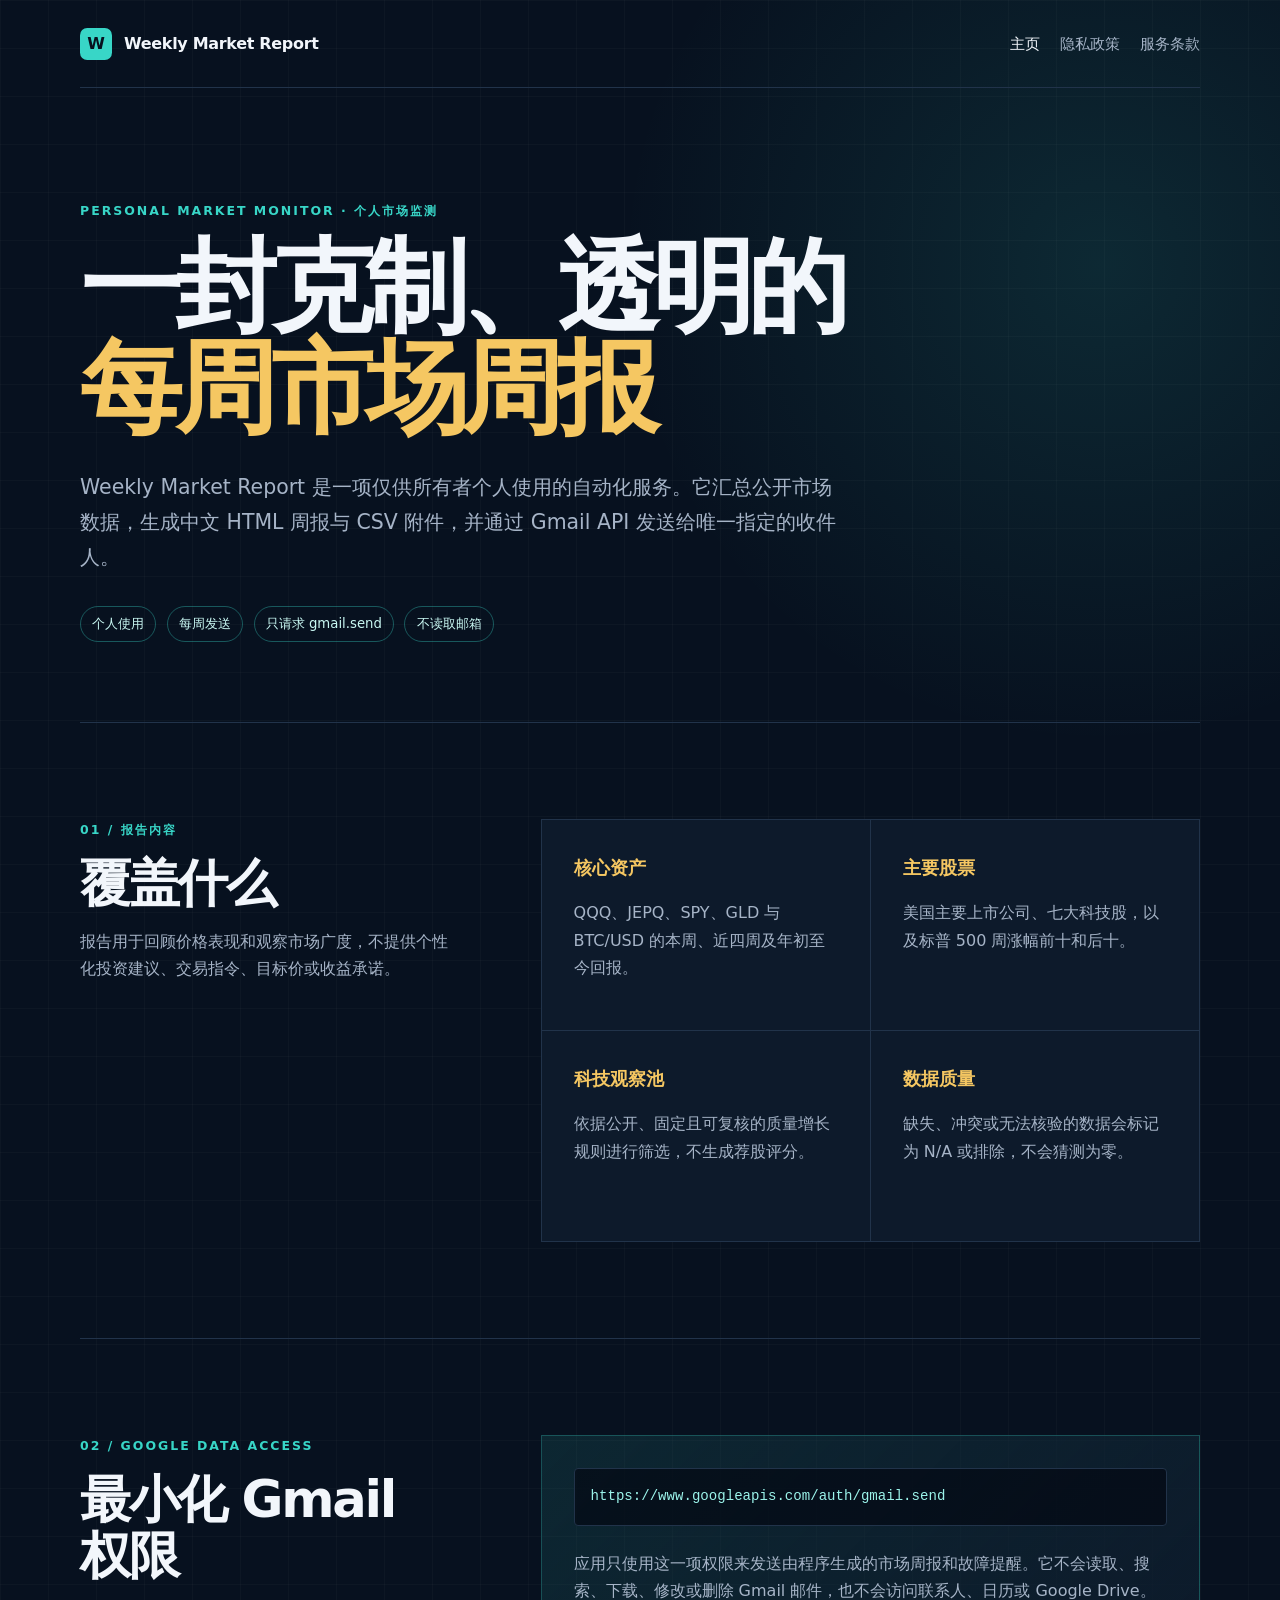
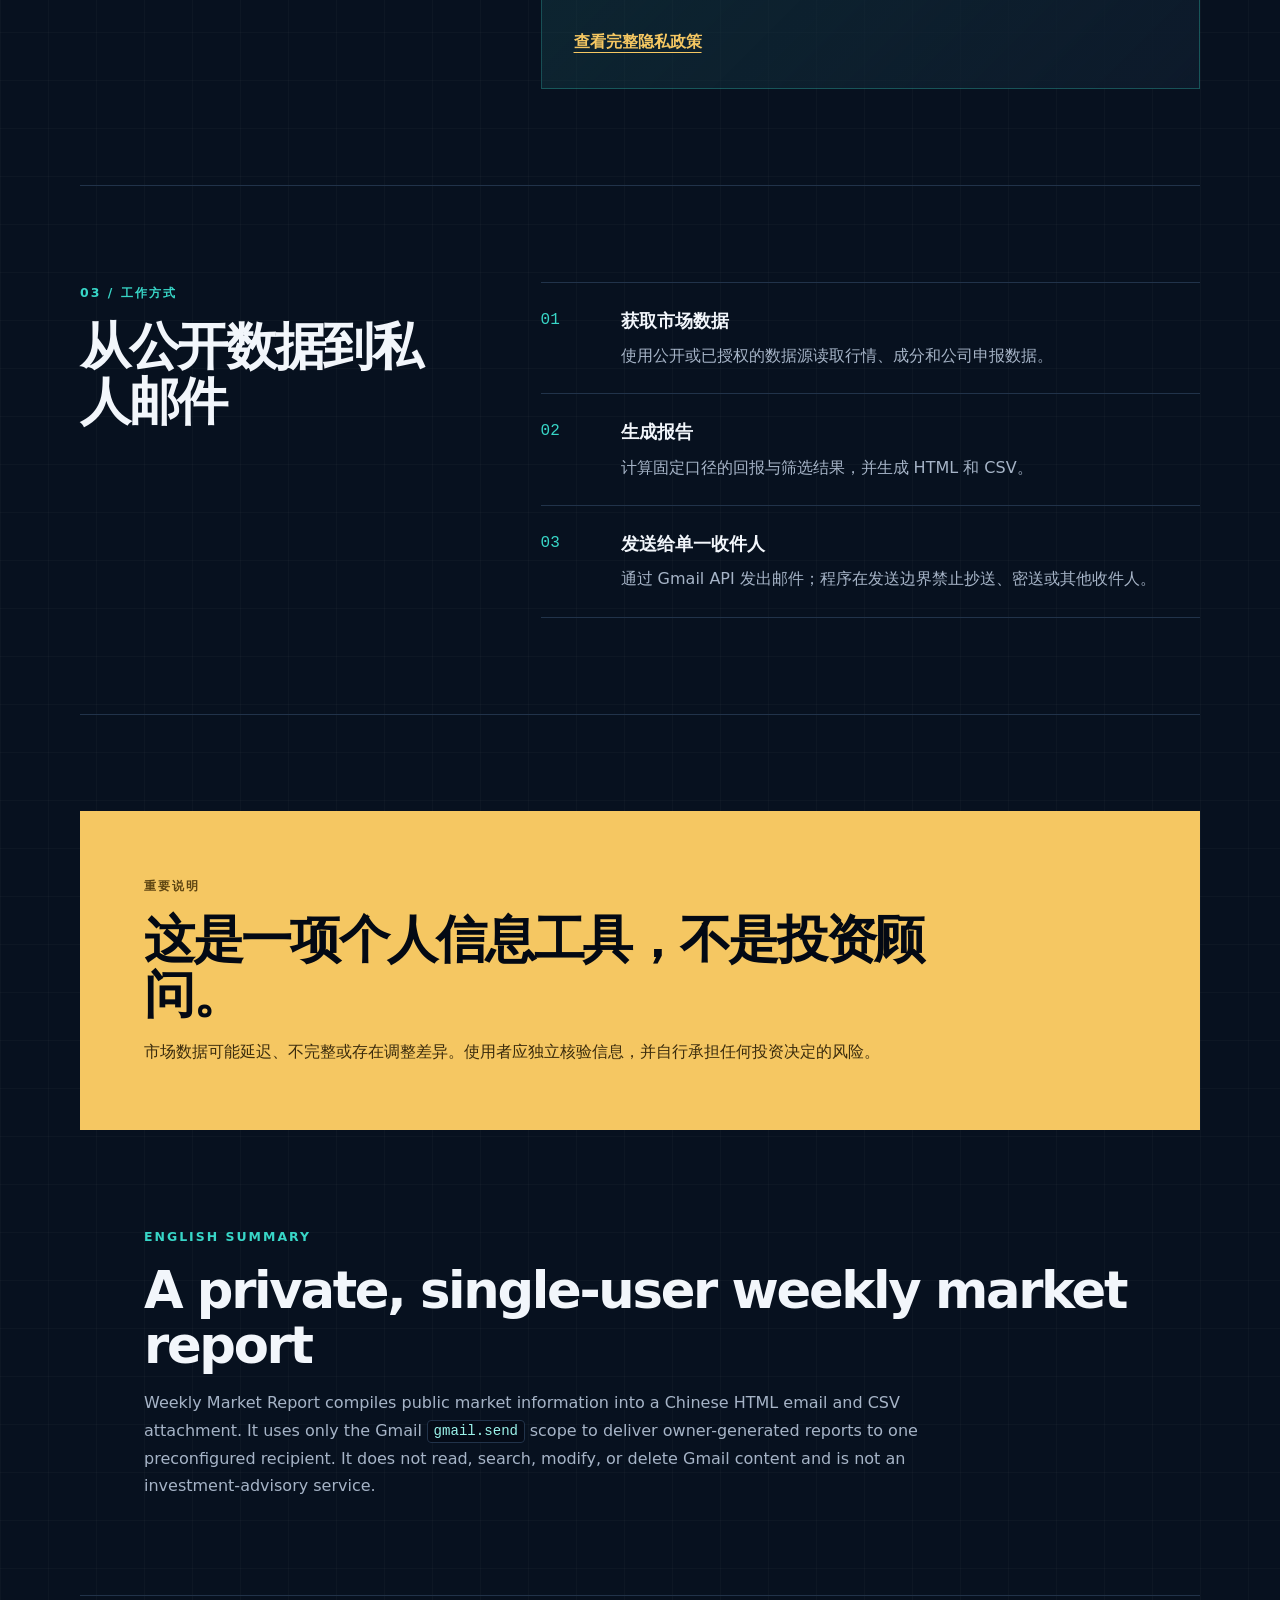
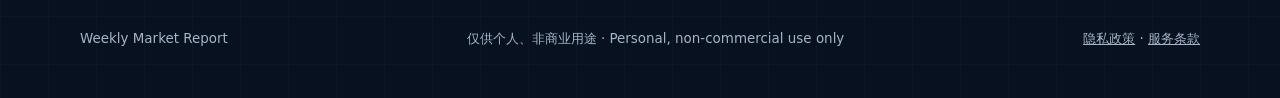
<file: index.html>
<!doctype html>
<html lang="zh-CN">
<head>
  <meta charset="utf-8">
  <meta name="viewport" content="width=device-width, initial-scale=1">
  <meta name="description" content="Weekly Market Report 是一个个人使用的市场周报自动化工具，仅通过 Gmail API 发送每周报告。">
  <meta name="robots" content="index,follow">
  <title>Weekly Market Report · 应用主页</title>
  <link rel="icon" type="image/svg+xml" href="data:image/svg+xml,%3Csvg xmlns='http://www.w3.org/2000/svg' viewBox='0 0 64 64'%3E%3Crect width='64' height='64' rx='14' fill='%2307111f'/%3E%3Cpath d='M13 44 24 32l9 7 18-22' fill='none' stroke='%2338d6c7' stroke-width='6' stroke-linecap='round' stroke-linejoin='round'/%3E%3C/svg%3E">
  <link rel="stylesheet" href="styles.css">
</head>
<body>
  <a class="skip-link" href="#main">跳至主要内容</a>
  <header class="site-header">
    <a class="brand" href="index.html" aria-label="Weekly Market Report 首页">
      <span class="brand-mark" aria-hidden="true">W</span>
      <span>Weekly Market Report</span>
    </a>
    <nav aria-label="主要导航">
      <a aria-current="page" href="index.html">主页</a>
      <a href="privacy.html">隐私政策</a>
      <a href="terms.html">服务条款</a>
    </nav>
  </header>

  <main id="main">
    <section class="hero" aria-labelledby="hero-title">
      <div class="eyebrow">PERSONAL MARKET MONITOR · 个人市场监测</div>
      <h1 id="hero-title">一封克制、透明的<br><span>每周市场周报</span></h1>
      <p class="lede">Weekly Market Report 是一项仅供所有者个人使用的自动化服务。它汇总公开市场数据，生成中文 HTML 周报与 CSV 附件，并通过 Gmail API 发送给唯一指定的收件人。</p>
      <div class="status-row" aria-label="应用关键属性">
        <span>个人使用</span>
        <span>每周发送</span>
        <span>只请求 gmail.send</span>
        <span>不读取邮箱</span>
      </div>
    </section>

    <section class="section grid-section" aria-labelledby="coverage-title">
      <div>
        <p class="section-number">01 / 报告内容</p>
        <h2 id="coverage-title">覆盖什么</h2>
        <p>报告用于回顾价格表现和观察市场广度，不提供个性化投资建议、交易指令、目标价或收益承诺。</p>
      </div>
      <div class="metric-grid">
        <article>
          <strong>核心资产</strong>
          <p>QQQ、JEPQ、SPY、GLD 与 BTC/USD 的本周、近四周及年初至今回报。</p>
        </article>
        <article>
          <strong>主要股票</strong>
          <p>美国主要上市公司、七大科技股，以及标普 500 周涨幅前十和后十。</p>
        </article>
        <article>
          <strong>科技观察池</strong>
          <p>依据公开、固定且可复核的质量增长规则进行筛选，不生成荐股评分。</p>
        </article>
        <article>
          <strong>数据质量</strong>
          <p>缺失、冲突或无法核验的数据会标记为 N/A 或排除，不会猜测为零。</p>
        </article>
      </div>
    </section>

    <section class="section access-section" aria-labelledby="access-title">
      <div>
        <p class="section-number">02 / GOOGLE DATA ACCESS</p>
        <h2 id="access-title">最小化 Gmail 权限</h2>
      </div>
      <div class="scope-card">
        <code>https://www.googleapis.com/auth/gmail.send</code>
        <p>应用只使用这一项权限来发送由程序生成的市场周报和故障提醒。它不会读取、搜索、下载、修改或删除 Gmail 邮件，也不会访问联系人、日历或 Google Drive。</p>
        <a class="text-link" href="privacy.html">查看完整隐私政策</a>
      </div>
    </section>

    <section class="section process-section" aria-labelledby="process-title">
      <div>
        <p class="section-number">03 / 工作方式</p>
        <h2 id="process-title">从公开数据到私人邮件</h2>
      </div>
      <ol class="process-list">
        <li><span>01</span><div><strong>获取市场数据</strong><p>使用公开或已授权的数据源读取行情、成分和公司申报数据。</p></div></li>
        <li><span>02</span><div><strong>生成报告</strong><p>计算固定口径的回报与筛选结果，并生成 HTML 和 CSV。</p></div></li>
        <li><span>03</span><div><strong>发送给单一收件人</strong><p>通过 Gmail API 发出邮件；程序在发送边界禁止抄送、密送或其他收件人。</p></div></li>
      </ol>
    </section>

    <section class="notice" aria-labelledby="notice-title">
      <p class="section-number">重要说明</p>
      <h2 id="notice-title">这是一项个人信息工具，不是投资顾问。</h2>
      <p>市场数据可能延迟、不完整或存在调整差异。使用者应独立核验信息，并自行承担任何投资决定的风险。</p>
    </section>

    <section class="english-summary" lang="en" aria-labelledby="english-title">
      <p class="section-number">ENGLISH SUMMARY</p>
      <h2 id="english-title">A private, single-user weekly market report</h2>
      <p>Weekly Market Report compiles public market information into a Chinese HTML email and CSV attachment. It uses only the Gmail <code>gmail.send</code> scope to deliver owner-generated reports to one preconfigured recipient. It does not read, search, modify, or delete Gmail content and is not an investment-advisory service.</p>
    </section>
  </main>

  <footer>
    <span>Weekly Market Report</span>
    <span>仅供个人、非商业用途 · Personal, non-commercial use only</span>
    <span><a href="privacy.html">隐私政策</a> · <a href="terms.html">服务条款</a></span>
  </footer>
</body>
</html>
</file>
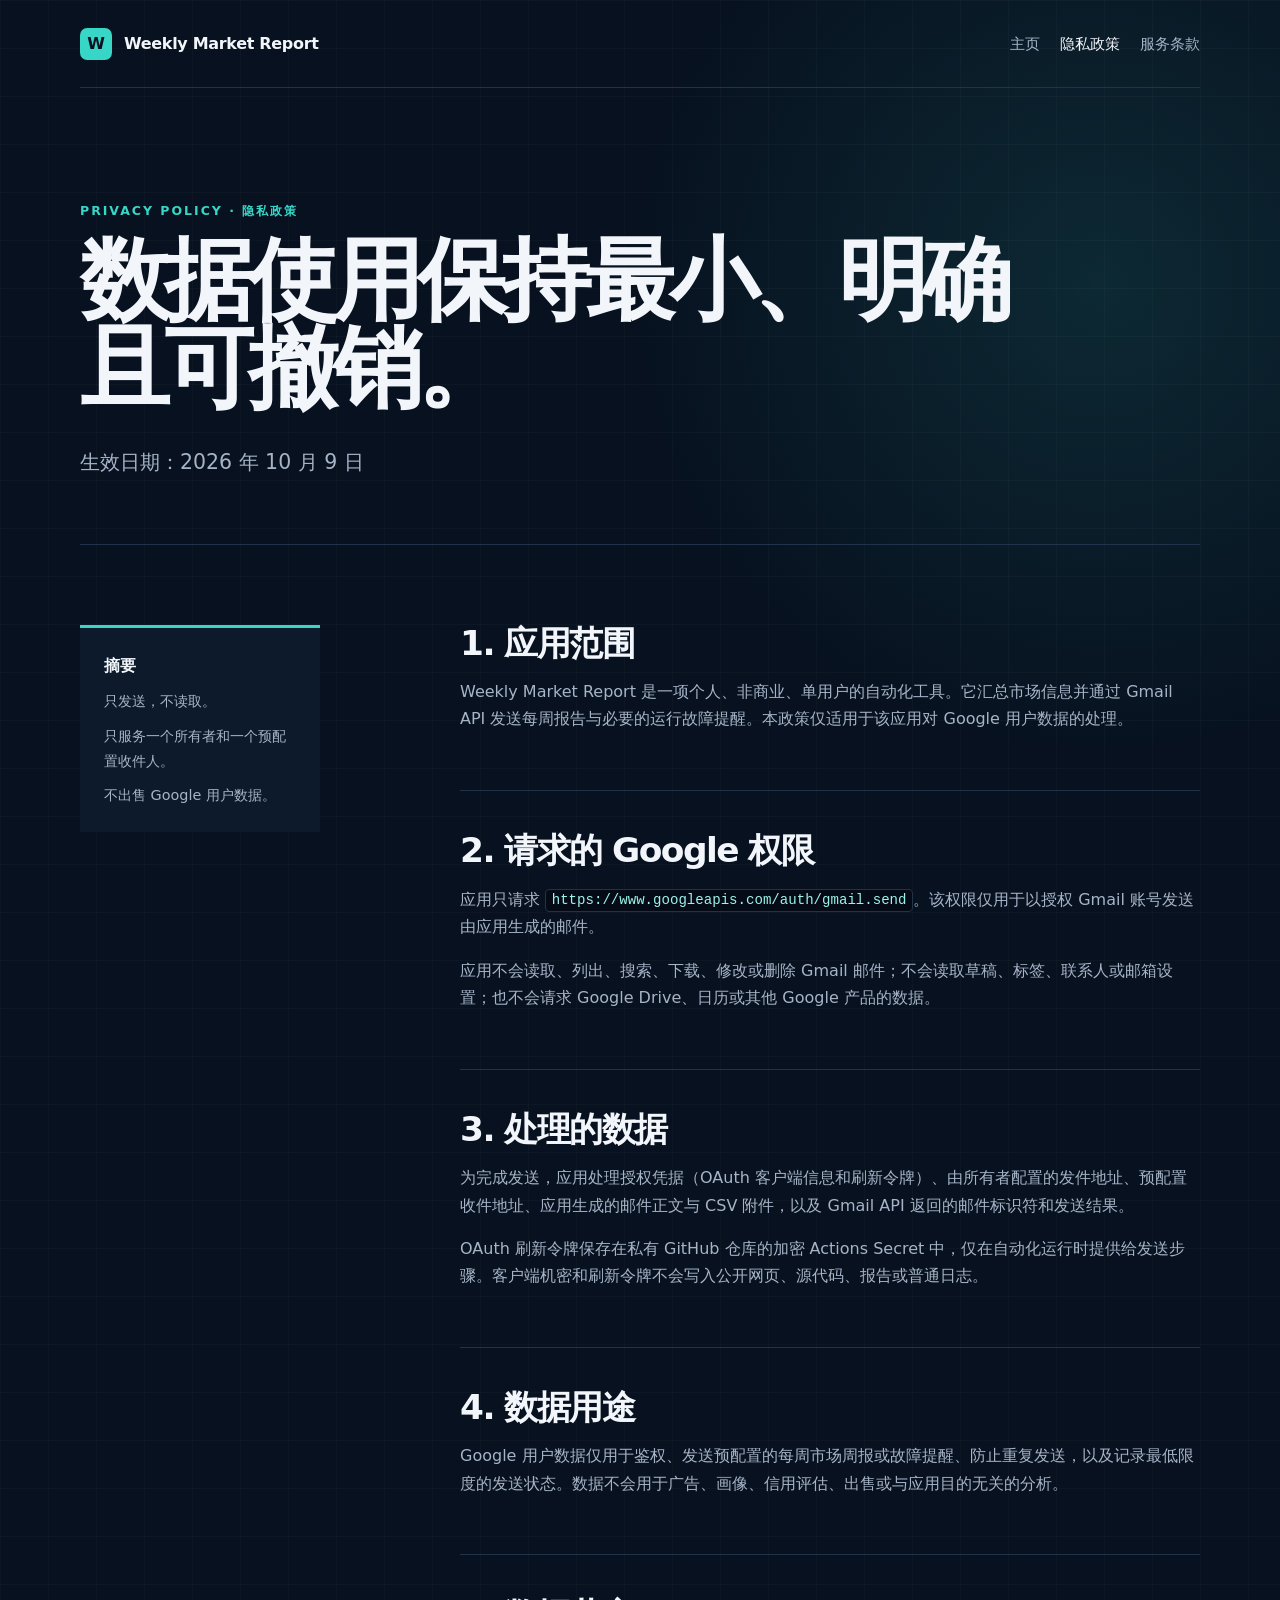
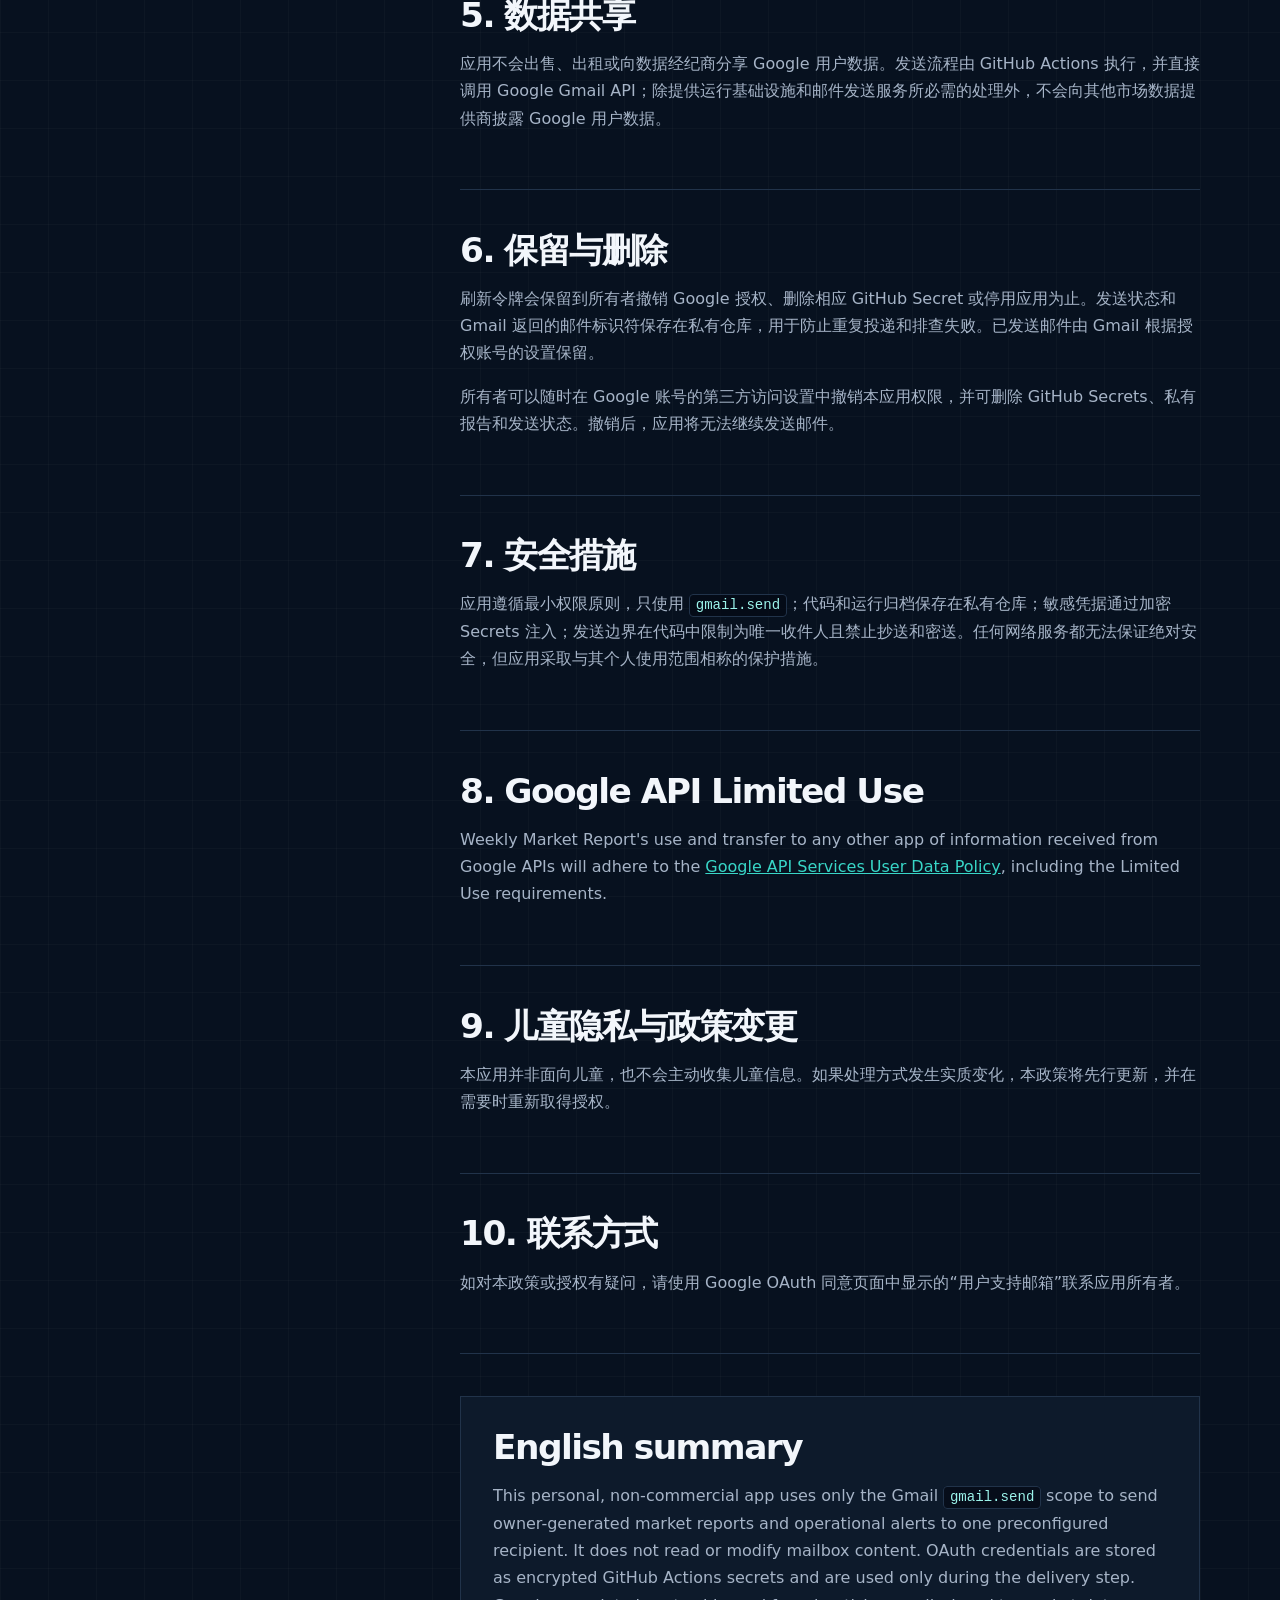
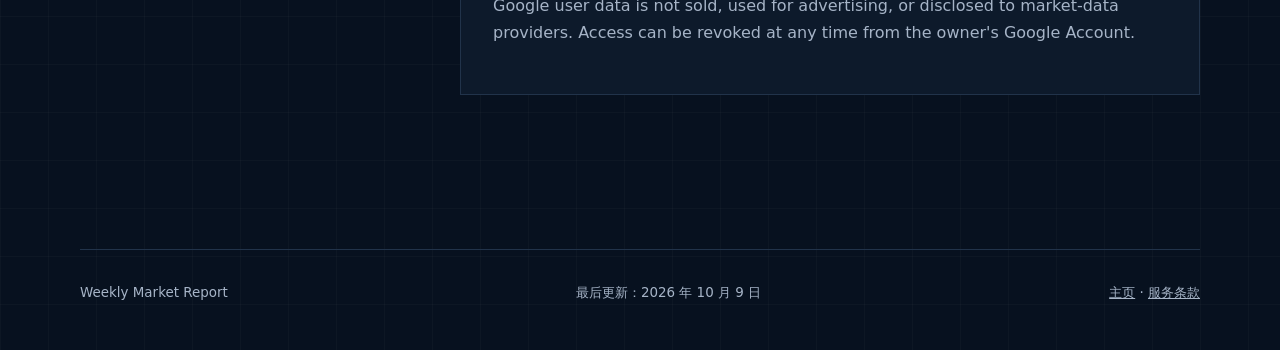
<file: privacy.html>
<!doctype html>
<html lang="zh-CN">
<head>
  <meta charset="utf-8">
  <meta name="viewport" content="width=device-width, initial-scale=1">
  <meta name="description" content="Weekly Market Report 隐私政策：仅使用 Gmail send 权限发送个人周报。">
  <meta name="robots" content="index,follow">
  <title>隐私政策 · Weekly Market Report</title>
  <link rel="icon" type="image/svg+xml" href="data:image/svg+xml,%3Csvg xmlns='http://www.w3.org/2000/svg' viewBox='0 0 64 64'%3E%3Crect width='64' height='64' rx='14' fill='%2307111f'/%3E%3Cpath d='M13 44 24 32l9 7 18-22' fill='none' stroke='%2338d6c7' stroke-width='6' stroke-linecap='round' stroke-linejoin='round'/%3E%3C/svg%3E">
  <link rel="stylesheet" href="styles.css">
</head>
<body>
  <a class="skip-link" href="#main">跳至主要内容</a>
  <header class="site-header">
    <a class="brand" href="index.html" aria-label="Weekly Market Report 首页"><span class="brand-mark" aria-hidden="true">W</span><span>Weekly Market Report</span></a>
    <nav aria-label="主要导航">
      <a href="index.html">主页</a>
      <a aria-current="page" href="privacy.html">隐私政策</a>
      <a href="terms.html">服务条款</a>
    </nav>
  </header>

  <main id="main" class="policy-page">
    <header class="policy-hero">
      <p class="eyebrow">PRIVACY POLICY · 隐私政策</p>
      <h1>数据使用保持最小、明确且可撤销。</h1>
      <p class="lede">生效日期：2026 年 10 月 9 日</p>
    </header>

    <div class="policy-layout">
      <aside aria-label="政策摘要">
        <strong>摘要</strong>
        <p>只发送，不读取。</p>
        <p>只服务一个所有者和一个预配置收件人。</p>
        <p>不出售 Google 用户数据。</p>
      </aside>
      <article class="policy-content">
        <section>
          <h2>1. 应用范围</h2>
          <p>Weekly Market Report 是一项个人、非商业、单用户的自动化工具。它汇总市场信息并通过 Gmail API 发送每周报告与必要的运行故障提醒。本政策仅适用于该应用对 Google 用户数据的处理。</p>
        </section>

        <section>
          <h2>2. 请求的 Google 权限</h2>
          <p>应用只请求 <code>https://www.googleapis.com/auth/gmail.send</code>。该权限仅用于以授权 Gmail 账号发送由应用生成的邮件。</p>
          <p>应用不会读取、列出、搜索、下载、修改或删除 Gmail 邮件；不会读取草稿、标签、联系人或邮箱设置；也不会请求 Google Drive、日历或其他 Google 产品的数据。</p>
        </section>

        <section>
          <h2>3. 处理的数据</h2>
          <p>为完成发送，应用处理授权凭据（OAuth 客户端信息和刷新令牌）、由所有者配置的发件地址、预配置收件地址、应用生成的邮件正文与 CSV 附件，以及 Gmail API 返回的邮件标识符和发送结果。</p>
          <p>OAuth 刷新令牌保存在私有 GitHub 仓库的加密 Actions Secret 中，仅在自动化运行时提供给发送步骤。客户端机密和刷新令牌不会写入公开网页、源代码、报告或普通日志。</p>
        </section>

        <section>
          <h2>4. 数据用途</h2>
          <p>Google 用户数据仅用于鉴权、发送预配置的每周市场周报或故障提醒、防止重复发送，以及记录最低限度的发送状态。数据不会用于广告、画像、信用评估、出售或与应用目的无关的分析。</p>
        </section>

        <section>
          <h2>5. 数据共享</h2>
          <p>应用不会出售、出租或向数据经纪商分享 Google 用户数据。发送流程由 GitHub Actions 执行，并直接调用 Google Gmail API；除提供运行基础设施和邮件发送服务所必需的处理外，不会向其他市场数据提供商披露 Google 用户数据。</p>
        </section>

        <section>
          <h2>6. 保留与删除</h2>
          <p>刷新令牌会保留到所有者撤销 Google 授权、删除相应 GitHub Secret 或停用应用为止。发送状态和 Gmail 返回的邮件标识符保存在私有仓库，用于防止重复投递和排查失败。已发送邮件由 Gmail 根据授权账号的设置保留。</p>
          <p>所有者可以随时在 Google 账号的第三方访问设置中撤销本应用权限，并可删除 GitHub Secrets、私有报告和发送状态。撤销后，应用将无法继续发送邮件。</p>
        </section>

        <section>
          <h2>7. 安全措施</h2>
          <p>应用遵循最小权限原则，只使用 <code>gmail.send</code>；代码和运行归档保存在私有仓库；敏感凭据通过加密 Secrets 注入；发送边界在代码中限制为唯一收件人且禁止抄送和密送。任何网络服务都无法保证绝对安全，但应用采取与其个人使用范围相称的保护措施。</p>
        </section>

        <section>
          <h2>8. Google API Limited Use</h2>
          <p lang="en">Weekly Market Report's use and transfer to any other app of information received from Google APIs will adhere to the <a href="https://developers.google.com/terms/api-services-user-data-policy" rel="noreferrer">Google API Services User Data Policy</a>, including the Limited Use requirements.</p>
        </section>

        <section>
          <h2>9. 儿童隐私与政策变更</h2>
          <p>本应用并非面向儿童，也不会主动收集儿童信息。如果处理方式发生实质变化，本政策将先行更新，并在需要时重新取得授权。</p>
        </section>

        <section>
          <h2>10. 联系方式</h2>
          <p>如对本政策或授权有疑问，请使用 Google OAuth 同意页面中显示的“用户支持邮箱”联系应用所有者。</p>
        </section>

        <section class="english-policy" lang="en">
          <h2>English summary</h2>
          <p>This personal, non-commercial app uses only the Gmail <code>gmail.send</code> scope to send owner-generated market reports and operational alerts to one preconfigured recipient. It does not read or modify mailbox content. OAuth credentials are stored as encrypted GitHub Actions secrets and are used only during the delivery step. Google user data is not sold, used for advertising, or disclosed to market-data providers. Access can be revoked at any time from the owner's Google Account.</p>
        </section>
      </article>
    </div>
  </main>

  <footer>
    <span>Weekly Market Report</span>
    <span>最后更新：2026 年 10 月 9 日</span>
    <span><a href="index.html">主页</a> · <a href="terms.html">服务条款</a></span>
  </footer>
</body>
</html>
</file>
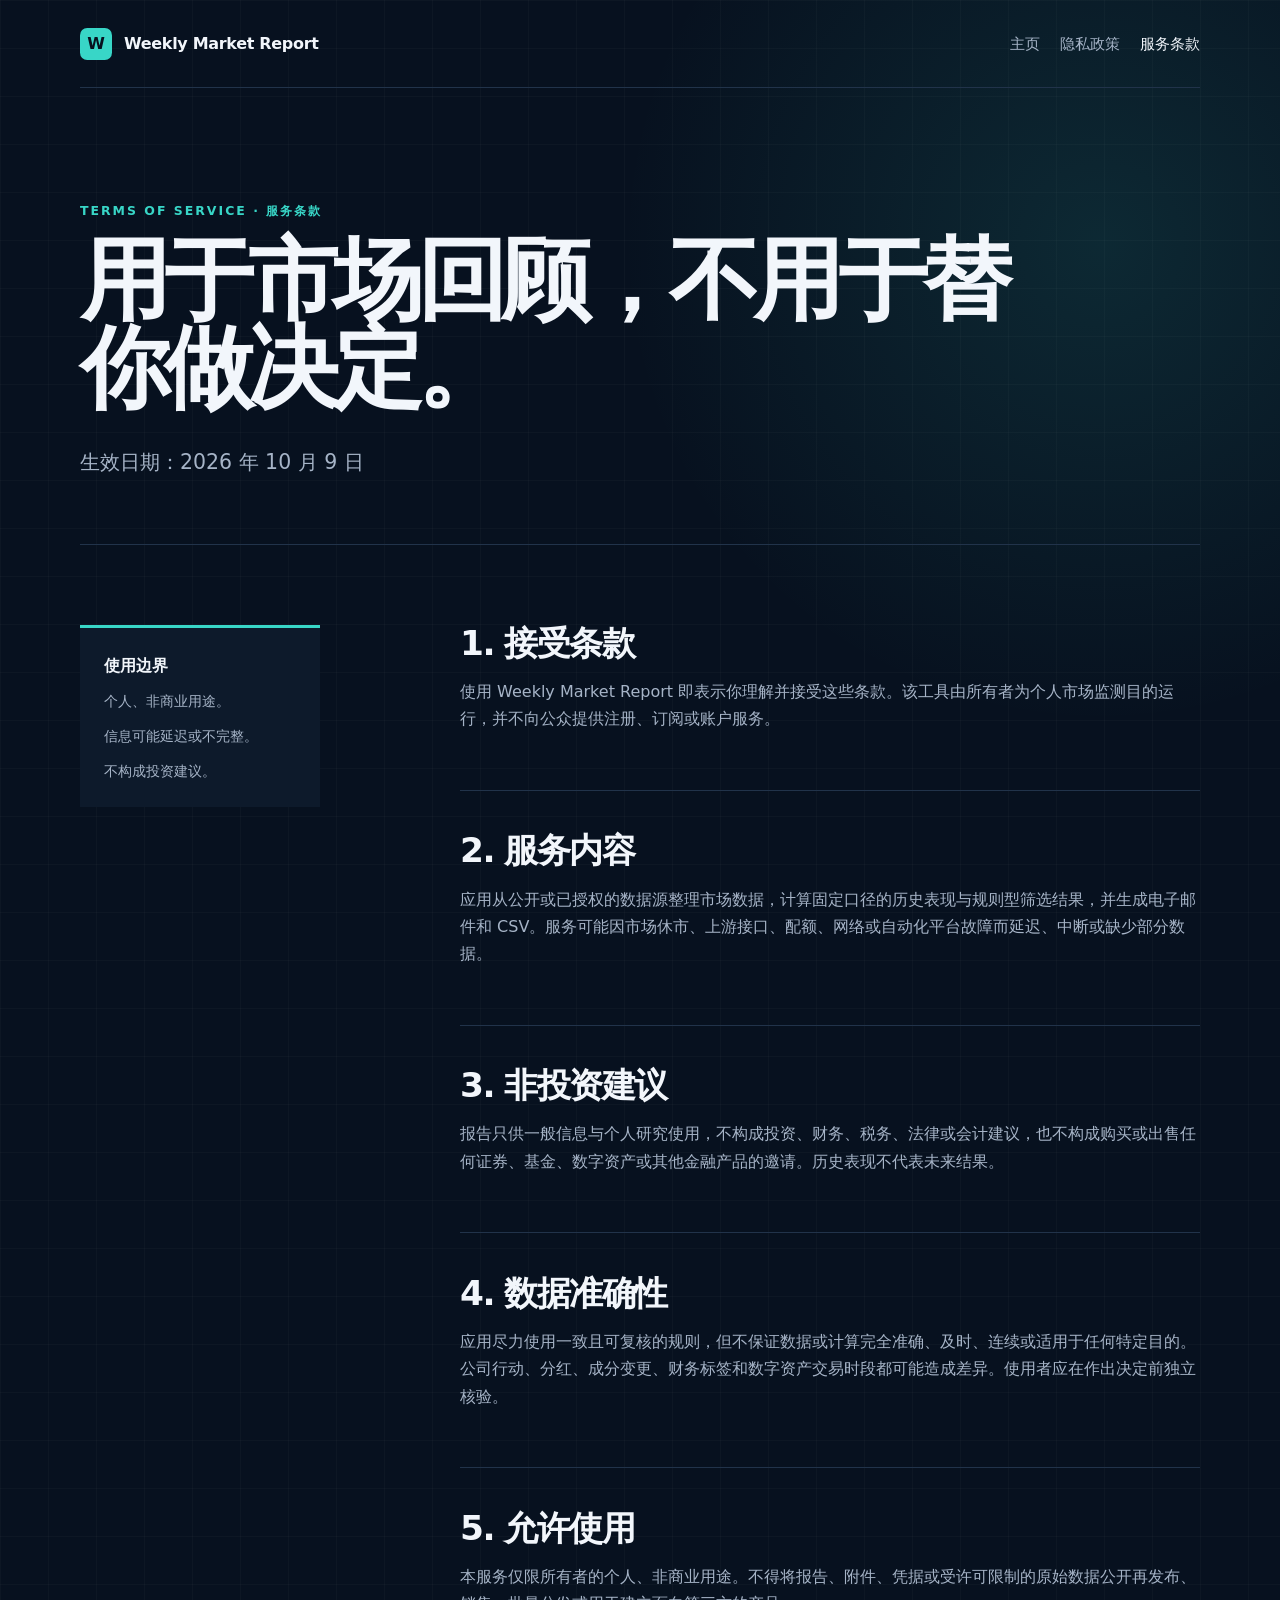
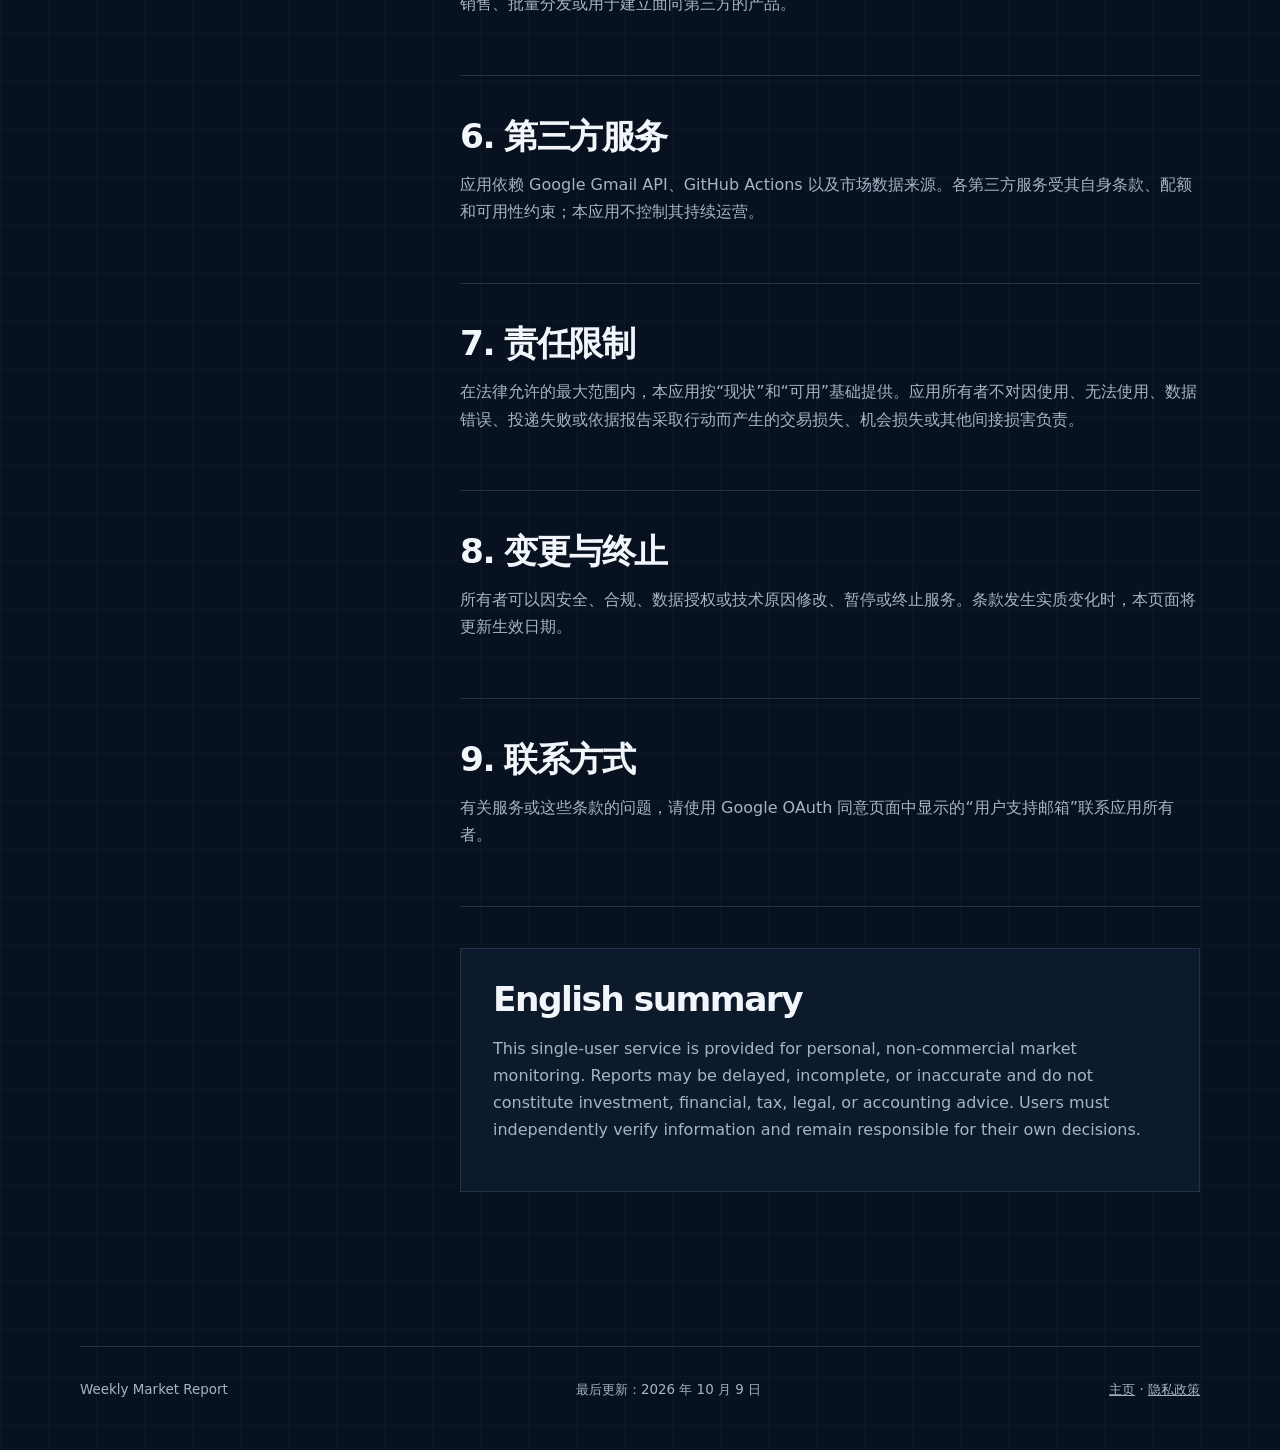
<file: terms.html>
<!doctype html>
<html lang="zh-CN">
<head>
  <meta charset="utf-8">
  <meta name="viewport" content="width=device-width, initial-scale=1">
  <meta name="description" content="Weekly Market Report 服务条款与市场数据免责声明。">
  <meta name="robots" content="index,follow">
  <title>服务条款 · Weekly Market Report</title>
  <link rel="icon" type="image/svg+xml" href="data:image/svg+xml,%3Csvg xmlns='http://www.w3.org/2000/svg' viewBox='0 0 64 64'%3E%3Crect width='64' height='64' rx='14' fill='%2307111f'/%3E%3Cpath d='M13 44 24 32l9 7 18-22' fill='none' stroke='%2338d6c7' stroke-width='6' stroke-linecap='round' stroke-linejoin='round'/%3E%3C/svg%3E">
  <link rel="stylesheet" href="styles.css">
</head>
<body>
  <a class="skip-link" href="#main">跳至主要内容</a>
  <header class="site-header">
    <a class="brand" href="index.html" aria-label="Weekly Market Report 首页"><span class="brand-mark" aria-hidden="true">W</span><span>Weekly Market Report</span></a>
    <nav aria-label="主要导航">
      <a href="index.html">主页</a>
      <a href="privacy.html">隐私政策</a>
      <a aria-current="page" href="terms.html">服务条款</a>
    </nav>
  </header>

  <main id="main" class="policy-page">
    <header class="policy-hero">
      <p class="eyebrow">TERMS OF SERVICE · 服务条款</p>
      <h1>用于市场回顾，不用于替你做决定。</h1>
      <p class="lede">生效日期：2026 年 10 月 9 日</p>
    </header>

    <div class="policy-layout">
      <aside aria-label="条款摘要">
        <strong>使用边界</strong>
        <p>个人、非商业用途。</p>
        <p>信息可能延迟或不完整。</p>
        <p>不构成投资建议。</p>
      </aside>
      <article class="policy-content">
        <section><h2>1. 接受条款</h2><p>使用 Weekly Market Report 即表示你理解并接受这些条款。该工具由所有者为个人市场监测目的运行，并不向公众提供注册、订阅或账户服务。</p></section>
        <section><h2>2. 服务内容</h2><p>应用从公开或已授权的数据源整理市场数据，计算固定口径的历史表现与规则型筛选结果，并生成电子邮件和 CSV。服务可能因市场休市、上游接口、配额、网络或自动化平台故障而延迟、中断或缺少部分数据。</p></section>
        <section><h2>3. 非投资建议</h2><p>报告只供一般信息与个人研究使用，不构成投资、财务、税务、法律或会计建议，也不构成购买或出售任何证券、基金、数字资产或其他金融产品的邀请。历史表现不代表未来结果。</p></section>
        <section><h2>4. 数据准确性</h2><p>应用尽力使用一致且可复核的规则，但不保证数据或计算完全准确、及时、连续或适用于任何特定目的。公司行动、分红、成分变更、财务标签和数字资产交易时段都可能造成差异。使用者应在作出决定前独立核验。</p></section>
        <section><h2>5. 允许使用</h2><p>本服务仅限所有者的个人、非商业用途。不得将报告、附件、凭据或受许可限制的原始数据公开再发布、销售、批量分发或用于建立面向第三方的产品。</p></section>
        <section><h2>6. 第三方服务</h2><p>应用依赖 Google Gmail API、GitHub Actions 以及市场数据来源。各第三方服务受其自身条款、配额和可用性约束；本应用不控制其持续运营。</p></section>
        <section><h2>7. 责任限制</h2><p>在法律允许的最大范围内，本应用按“现状”和“可用”基础提供。应用所有者不对因使用、无法使用、数据错误、投递失败或依据报告采取行动而产生的交易损失、机会损失或其他间接损害负责。</p></section>
        <section><h2>8. 变更与终止</h2><p>所有者可以因安全、合规、数据授权或技术原因修改、暂停或终止服务。条款发生实质变化时，本页面将更新生效日期。</p></section>
        <section><h2>9. 联系方式</h2><p>有关服务或这些条款的问题，请使用 Google OAuth 同意页面中显示的“用户支持邮箱”联系应用所有者。</p></section>
        <section class="english-policy" lang="en"><h2>English summary</h2><p>This single-user service is provided for personal, non-commercial market monitoring. Reports may be delayed, incomplete, or inaccurate and do not constitute investment, financial, tax, legal, or accounting advice. Users must independently verify information and remain responsible for their own decisions.</p></section>
      </article>
    </div>
  </main>

  <footer>
    <span>Weekly Market Report</span>
    <span>最后更新：2026 年 10 月 9 日</span>
    <span><a href="index.html">主页</a> · <a href="privacy.html">隐私政策</a></span>
  </footer>
</body>
</html>
</file>
<file: styles.css>
:root {
  color-scheme: dark;
  --bg: #07111f;
  --bg-deep: #030914;
  --panel: #0d1a2b;
  --line: #21334a;
  --text: #f2f6fb;
  --muted: #a6b4c7;
  --cyan: #38d6c7;
  --gold: #f5c762;
  --max: 1120px;
}

* { box-sizing: border-box; }

html { scroll-behavior: smooth; }

body {
  margin: 0;
  min-width: 320px;
  color: var(--text);
  background:
    radial-gradient(circle at 86% 8%, rgba(56, 214, 199, .12), transparent 30rem),
    linear-gradient(rgba(255,255,255,.022) 1px, transparent 1px),
    linear-gradient(90deg, rgba(255,255,255,.022) 1px, transparent 1px),
    var(--bg);
  background-size: auto, 48px 48px, 48px 48px, auto;
  font-family: Inter, ui-sans-serif, system-ui, -apple-system, BlinkMacSystemFont, "Segoe UI", "PingFang SC", "Microsoft YaHei", sans-serif;
  font-size: 1rem;
  line-height: 1.7;
}

a { color: inherit; }
a:hover { color: var(--cyan); }
a:focus-visible { outline: 3px solid var(--gold); outline-offset: 4px; border-radius: 3px; }

.skip-link {
  position: fixed;
  z-index: 100;
  left: 1rem;
  top: -5rem;
  padding: .7rem 1rem;
  color: var(--bg-deep);
  background: var(--gold);
  font-weight: 800;
}
.skip-link:focus { top: 1rem; }

.site-header,
main,
footer { width: min(calc(100% - 2rem), var(--max)); margin-inline: auto; }

.site-header {
  min-height: 88px;
  display: flex;
  align-items: center;
  justify-content: space-between;
  gap: 2rem;
  border-bottom: 1px solid var(--line);
}

.brand { display: inline-flex; align-items: center; gap: .75rem; text-decoration: none; font-weight: 780; letter-spacing: -.02em; }
.brand-mark { display: grid; place-items: center; width: 2rem; height: 2rem; color: var(--bg); background: var(--cyan); border-radius: .45rem; font-weight: 900; }
nav { display: flex; flex-wrap: wrap; gap: 1.25rem; }
nav a { color: var(--muted); text-decoration: none; font-size: .92rem; }
nav a[aria-current="page"] { color: var(--text); }

.hero { min-height: 610px; display: grid; align-content: center; padding: 7rem 0 5rem; border-bottom: 1px solid var(--line); }
.eyebrow,
.section-number { margin: 0 0 1rem; color: var(--cyan); font-size: .78rem; font-weight: 800; letter-spacing: .16em; text-transform: uppercase; }
h1 { max-width: 900px; margin: 0; font-size: clamp(3rem, 8vw, 6.7rem); line-height: .98; letter-spacing: -.065em; }
h1 span { color: var(--gold); }
.lede { max-width: 760px; margin: 2rem 0 0; color: var(--muted); font-size: clamp(1.05rem, 2vw, 1.28rem); }
.status-row { display: flex; flex-wrap: wrap; gap: .65rem; margin-top: 2rem; }
.status-row span { padding: .35rem .7rem; color: #c9f8f3; border: 1px solid rgba(56,214,199,.36); border-radius: 999px; font-size: .83rem; }

.section { display: grid; grid-template-columns: minmax(220px, .72fr) minmax(0, 1.28fr); gap: clamp(2rem, 7vw, 7rem); padding: 6rem 0; border-bottom: 1px solid var(--line); }
h2 { margin: 0 0 1rem; font-size: clamp(2rem, 4vw, 3.6rem); line-height: 1.08; letter-spacing: -.045em; }
p { margin: 0 0 1rem; }
.section > div:first-child > p:last-child { color: var(--muted); }

.metric-grid { display: grid; grid-template-columns: repeat(2, minmax(0, 1fr)); gap: 1px; background: var(--line); border: 1px solid var(--line); }
.metric-grid article { min-height: 210px; padding: 2rem; background: var(--panel); }
.metric-grid strong { display: block; margin-bottom: 1rem; color: var(--gold); font-size: 1.15rem; }
.metric-grid p { color: var(--muted); }

.scope-card { align-self: start; padding: 2rem; background: linear-gradient(135deg, rgba(56,214,199,.11), rgba(13,26,43,.95)); border: 1px solid rgba(56,214,199,.28); }
code { padding: .15rem .35rem; color: #9bf3ea; background: rgba(3,9,20,.72); border: 1px solid var(--line); border-radius: .25rem; font-family: "SFMono-Regular", Consolas, monospace; font-size: .88em; overflow-wrap: anywhere; }
.scope-card code { display: block; padding: 1rem; margin-bottom: 1.5rem; }
.scope-card p { color: var(--muted); }
.text-link { display: inline-block; margin-top: .5rem; color: var(--gold); font-weight: 750; text-underline-offset: .3em; }

.process-list { list-style: none; margin: 0; padding: 0; }
.process-list li { display: grid; grid-template-columns: 4rem 1fr; gap: 1rem; padding: 1.5rem 0; border-top: 1px solid var(--line); }
.process-list li:last-child { border-bottom: 1px solid var(--line); }
.process-list > li > span { color: var(--cyan); font-family: "SFMono-Regular", Consolas, monospace; }
.process-list strong { font-size: 1.1rem; }
.process-list p { margin: .35rem 0 0; color: var(--muted); }

.notice { margin: 6rem 0; padding: clamp(2rem, 5vw, 4rem); color: var(--bg-deep); background: var(--gold); }
.notice .section-number { color: #5e4512; }
.notice h2 { max-width: 820px; }
.notice p:last-child { max-width: 760px; margin: 0; color: #3b2c0d; }

.english-summary { margin: 6rem 0; padding: 0 clamp(0rem, 5vw, 4rem); }
.english-summary p:last-child { max-width: 820px; color: var(--muted); }

.policy-hero { padding: 7rem 0 4rem; border-bottom: 1px solid var(--line); }
.policy-hero h1 { max-width: 980px; font-size: clamp(3rem, 7vw, 6rem); }
.policy-layout { display: grid; grid-template-columns: 240px minmax(0, 740px); justify-content: space-between; gap: 4rem; padding: 5rem 0 7rem; }
.policy-layout aside { position: sticky; top: 2rem; align-self: start; padding: 1.5rem; color: var(--muted); background: var(--panel); border-top: 3px solid var(--cyan); }
.policy-layout aside strong { color: var(--text); }
.policy-layout aside p { margin: .65rem 0 0; font-size: .9rem; }
.policy-content section { padding: 0 0 2.6rem; margin-bottom: 2.6rem; border-bottom: 1px solid var(--line); }
.policy-content h2 { font-size: clamp(1.55rem, 3vw, 2.15rem); }
.policy-content p { color: var(--muted); }
.policy-content a { color: var(--cyan); }
.english-policy { padding: 2rem !important; background: var(--panel); border: 1px solid var(--line) !important; }

footer { display: flex; justify-content: space-between; gap: 1rem; padding: 2rem 0 3rem; color: var(--muted); border-top: 1px solid var(--line); font-size: .84rem; }

@media (max-width: 760px) {
  .site-header { align-items: flex-start; flex-direction: column; padding: 1.25rem 0; }
  nav { gap: .85rem 1rem; }
  .hero { min-height: auto; padding: 5rem 0 4rem; }
  .section { grid-template-columns: 1fr; padding: 4rem 0; }
  .metric-grid { grid-template-columns: 1fr; }
  .metric-grid article { min-height: auto; }
  .policy-layout { grid-template-columns: 1fr; gap: 2rem; padding: 3rem 0 5rem; }
  .policy-layout aside { position: static; }
  footer { flex-direction: column; }
}

@media (prefers-reduced-motion: reduce) {
  html { scroll-behavior: auto; }
}
</file>
